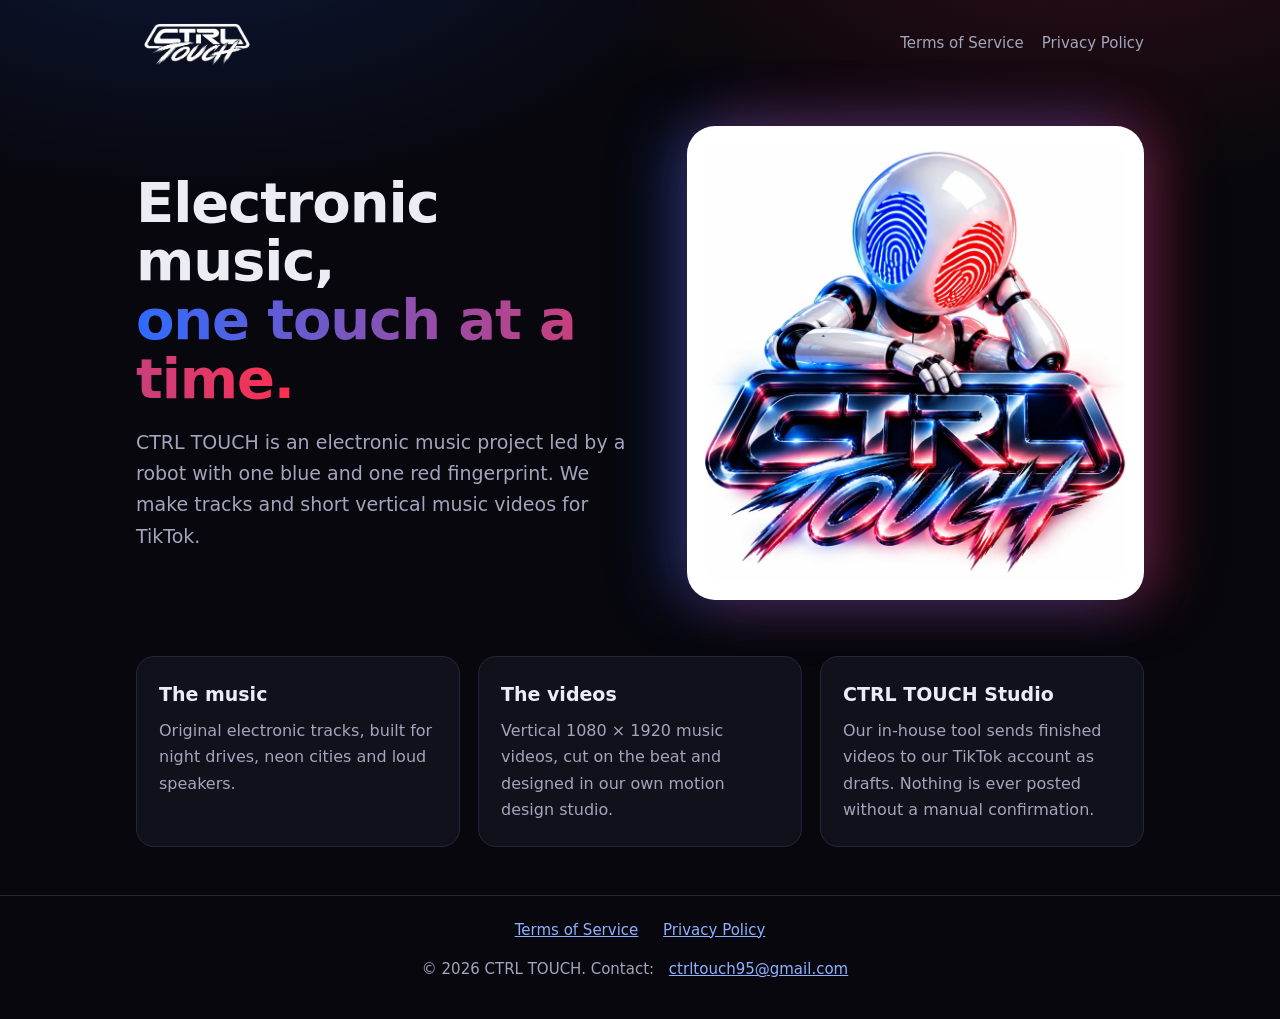
<file: index.html>
<!doctype html>
<html lang="en">
<head>
  <meta charset="utf-8">
  <meta name="viewport" content="width=device-width, initial-scale=1">
  <title>CTRL TOUCH</title>
  <meta name="description" content="CTRL TOUCH: electronic music and music videos by the robot with the blue and red fingerprints.">
  <link rel="icon" href="images/favicon.png">
  <link rel="stylesheet" href="style.css">
</head>
<body>
  <header class="entete">
    <a href="index.html"><img src="images/logo.webp" alt="CTRL TOUCH"></a>
    <nav>
      <a href="terms.html">Terms of Service</a>
      <a href="privacy.html">Privacy Policy</a>
    </nav>
  </header>

  <main>
    <section class="accueil">
      <div>
        <h1>Electronic music,<br><span>one touch at a time.</span></h1>
        <p>CTRL TOUCH is an electronic music project led by a robot with one blue and one red fingerprint. We make tracks and short vertical music videos for TikTok.</p>
      </div>
      <div class="robot">
        <img src="images/robot.webp" alt="The CTRL TOUCH robot leaning on the CTRL TOUCH logo" width="900" height="935">
      </div>
    </section>

    <section class="cartes">
      <article class="carte">
        <h2>The music</h2>
        <p>Original electronic tracks, built for night drives, neon cities and loud speakers.</p>
      </article>
      <article class="carte">
        <h2>The videos</h2>
        <p>Vertical 1080 × 1920 music videos, cut on the beat and designed in our own motion design studio.</p>
      </article>
      <article class="carte">
        <h2>CTRL TOUCH Studio</h2>
        <p>Our in-house tool sends finished videos to our TikTok account as drafts. Nothing is ever posted without a manual confirmation.</p>
      </article>
    </section>
  </main>

  <footer class="pied">
    <a href="terms.html">Terms of Service</a>
    <a href="privacy.html">Privacy Policy</a>
    <p>© 2026 CTRL TOUCH. Contact: <a href="mailto:ctrltouch95@gmail.com">ctrltouch95@gmail.com</a></p>
  </footer>
</body>
</html>
</file>
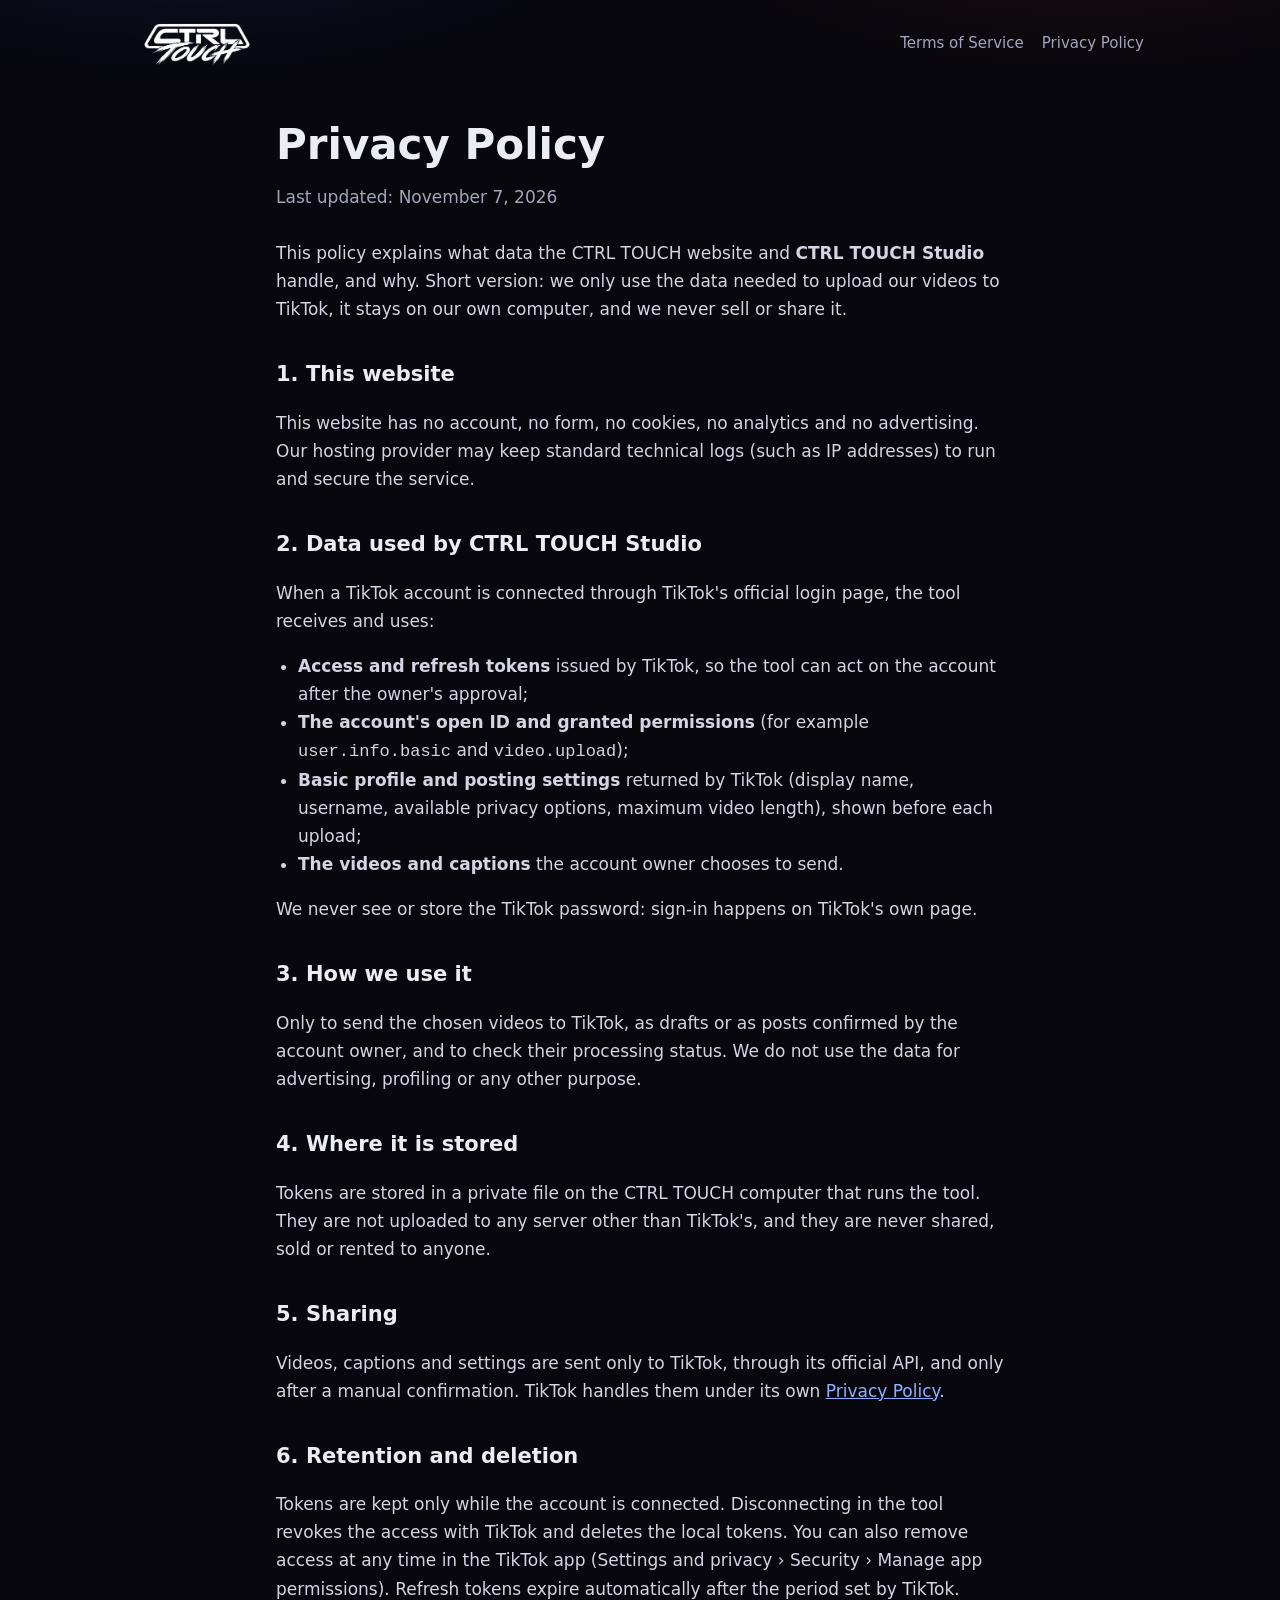
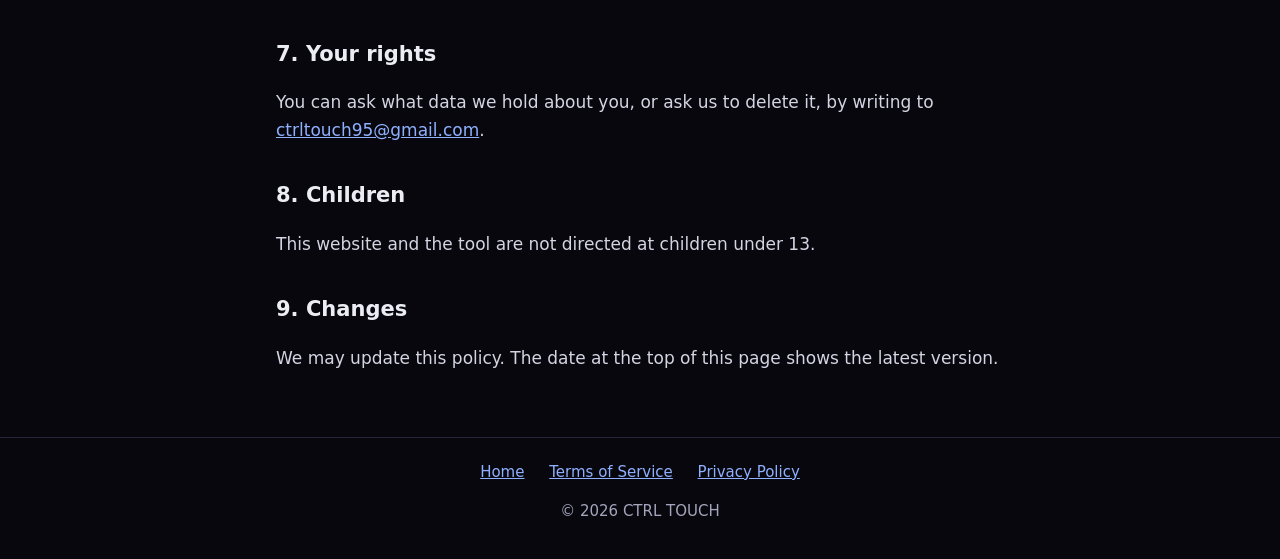
<file: privacy.html>
<!doctype html>
<html lang="en">
<head>
  <meta charset="utf-8">
  <meta name="viewport" content="width=device-width, initial-scale=1">
  <title>Privacy Policy</title>
  <meta name="description" content="Privacy Policy for the CTRL TOUCH website and CTRL TOUCH Studio.">
  <link rel="icon" href="images/favicon.png">
  <link rel="stylesheet" href="style.css">
</head>
<body>
  <header class="entete">
    <a href="index.html"><img src="images/logo.webp" alt="CTRL TOUCH"></a>
    <nav>
      <a href="terms.html">Terms of Service</a>
      <a href="privacy.html">Privacy Policy</a>
    </nav>
  </header>

  <main class="texte">
    <h1>Privacy Policy</h1>
    <p class="date">Last updated: November 7, 2026</p>

    <p>This policy explains what data the CTRL TOUCH website and <strong>CTRL TOUCH Studio</strong> handle, and why. Short version: we only use the data needed to upload our videos to TikTok, it stays on our own computer, and we never sell or share it.</p>

    <h2>1. This website</h2>
    <p>This website has no account, no form, no cookies, no analytics and no advertising. Our hosting provider may keep standard technical logs (such as IP addresses) to run and secure the service.</p>

    <h2>2. Data used by CTRL TOUCH Studio</h2>
    <p>When a TikTok account is connected through TikTok's official login page, the tool receives and uses:</p>
    <ul>
      <li><strong>Access and refresh tokens</strong> issued by TikTok, so the tool can act on the account after the owner's approval;</li>
      <li><strong>The account's open ID and granted permissions</strong> (for example <code>user.info.basic</code> and <code>video.upload</code>);</li>
      <li><strong>Basic profile and posting settings</strong> returned by TikTok (display name, username, available privacy options, maximum video length), shown before each upload;</li>
      <li><strong>The videos and captions</strong> the account owner chooses to send.</li>
    </ul>
    <p>We never see or store the TikTok password: sign-in happens on TikTok's own page.</p>

    <h2>3. How we use it</h2>
    <p>Only to send the chosen videos to TikTok, as drafts or as posts confirmed by the account owner, and to check their processing status. We do not use the data for advertising, profiling or any other purpose.</p>

    <h2>4. Where it is stored</h2>
    <p>Tokens are stored in a private file on the CTRL TOUCH computer that runs the tool. They are not uploaded to any server other than TikTok's, and they are never shared, sold or rented to anyone.</p>

    <h2>5. Sharing</h2>
    <p>Videos, captions and settings are sent only to TikTok, through its official API, and only after a manual confirmation. TikTok handles them under its own <a href="https://www.tiktok.com/legal/privacy-policy">Privacy Policy</a>.</p>

    <h2>6. Retention and deletion</h2>
    <p>Tokens are kept only while the account is connected. Disconnecting in the tool revokes the access with TikTok and deletes the local tokens. You can also remove access at any time in the TikTok app (Settings and privacy › Security › Manage app permissions). Refresh tokens expire automatically after the period set by TikTok.</p>

    <h2>7. Your rights</h2>
    <p>You can ask what data we hold about you, or ask us to delete it, by writing to <a href="mailto:ctrltouch95@gmail.com">ctrltouch95@gmail.com</a>.</p>

    <h2>8. Children</h2>
    <p>This website and the tool are not directed at children under 13.</p>

    <h2>9. Changes</h2>
    <p>We may update this policy. The date at the top of this page shows the latest version.</p>
  </main>

  <footer class="pied">
    <a href="index.html">Home</a>
    <a href="terms.html">Terms of Service</a>
    <a href="privacy.html">Privacy Policy</a>
    <p>© 2026 CTRL TOUCH</p>
  </footer>
</body>
</html>
</file>
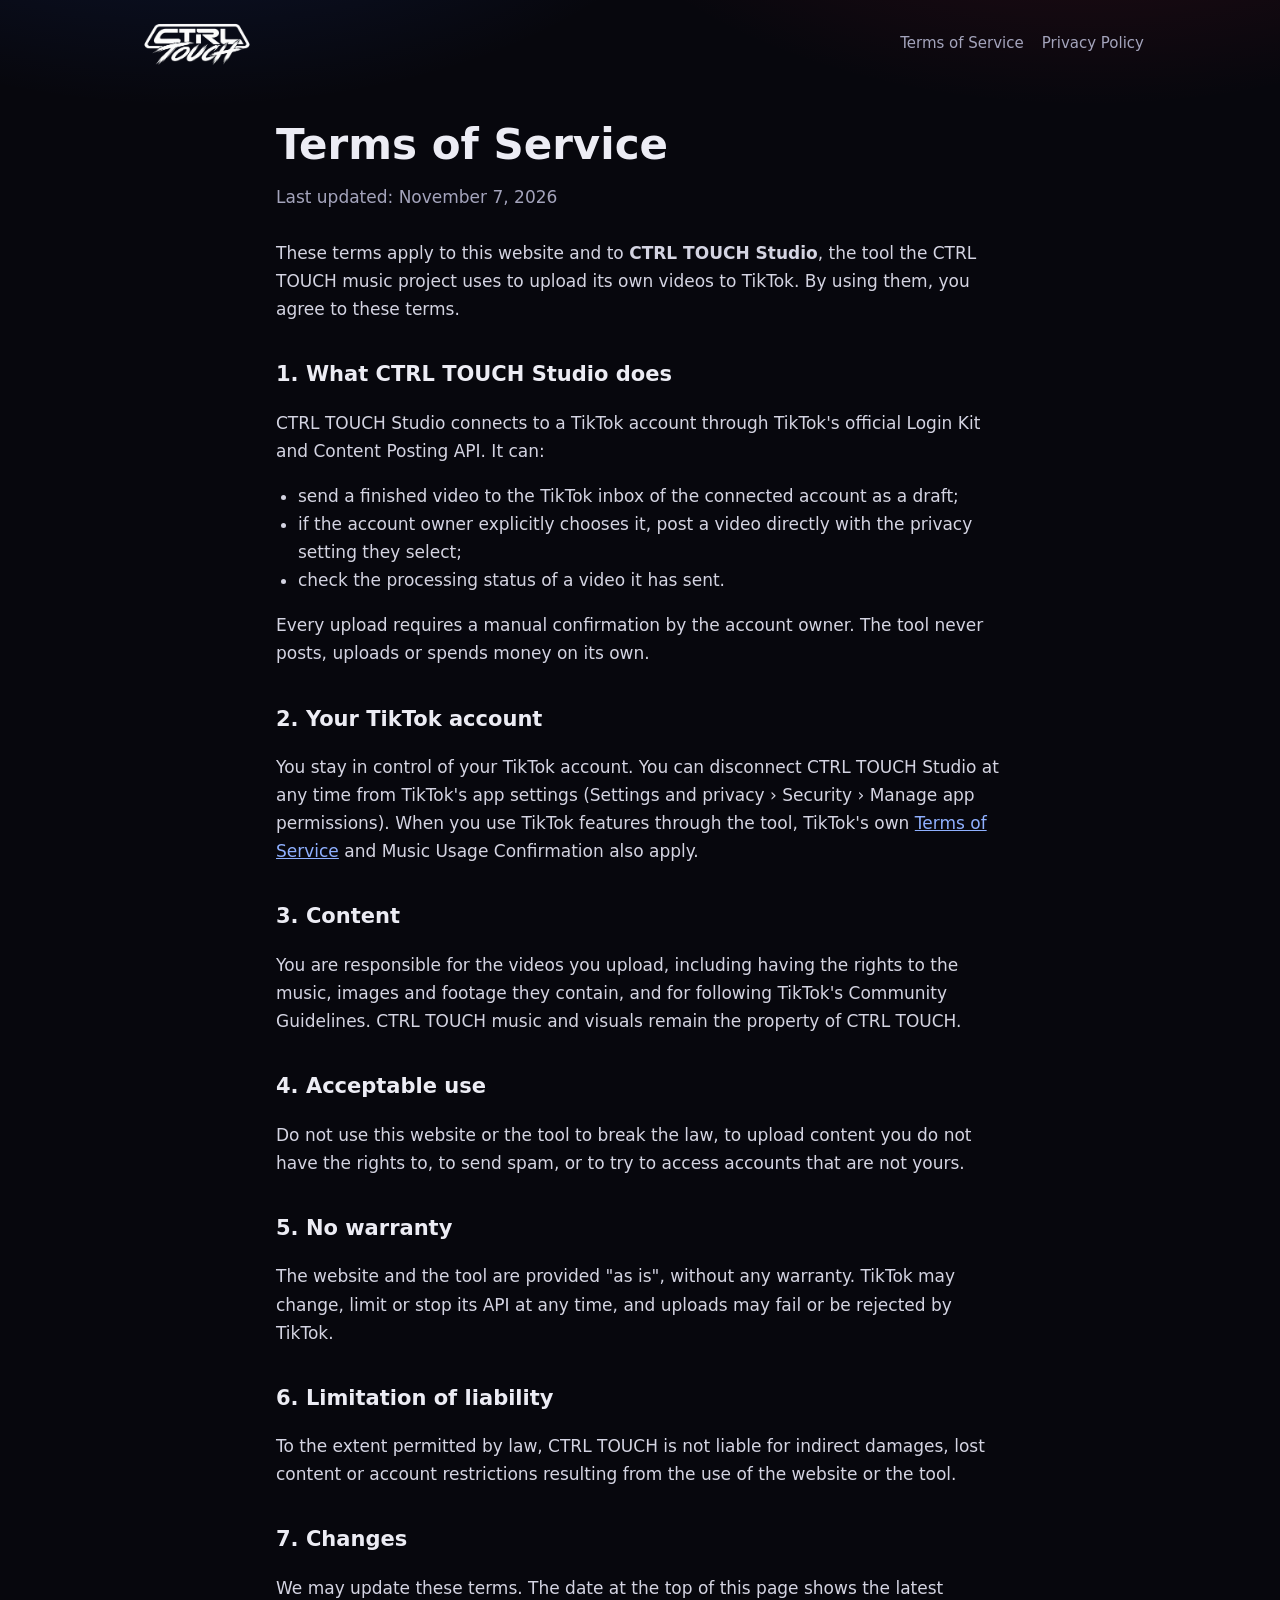
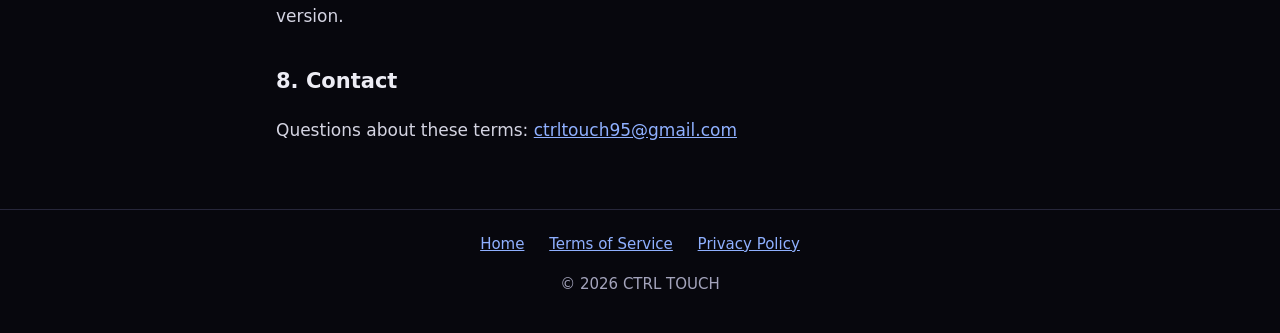
<file: terms.html>
<!doctype html>
<html lang="en">
<head>
  <meta charset="utf-8">
  <meta name="viewport" content="width=device-width, initial-scale=1">
  <title>Terms of Service</title>
  <meta name="description" content="Terms of Service for the CTRL TOUCH website and CTRL TOUCH Studio.">
  <link rel="icon" href="images/favicon.png">
  <link rel="stylesheet" href="style.css">
</head>
<body>
  <header class="entete">
    <a href="index.html"><img src="images/logo.webp" alt="CTRL TOUCH"></a>
    <nav>
      <a href="terms.html">Terms of Service</a>
      <a href="privacy.html">Privacy Policy</a>
    </nav>
  </header>

  <main class="texte">
    <h1>Terms of Service</h1>
    <p class="date">Last updated: November 7, 2026</p>

    <p>These terms apply to this website and to <strong>CTRL TOUCH Studio</strong>, the tool the CTRL TOUCH music project uses to upload its own videos to TikTok. By using them, you agree to these terms.</p>

    <h2>1. What CTRL TOUCH Studio does</h2>
    <p>CTRL TOUCH Studio connects to a TikTok account through TikTok's official Login Kit and Content Posting API. It can:</p>
    <ul>
      <li>send a finished video to the TikTok inbox of the connected account as a draft;</li>
      <li>if the account owner explicitly chooses it, post a video directly with the privacy setting they select;</li>
      <li>check the processing status of a video it has sent.</li>
    </ul>
    <p>Every upload requires a manual confirmation by the account owner. The tool never posts, uploads or spends money on its own.</p>

    <h2>2. Your TikTok account</h2>
    <p>You stay in control of your TikTok account. You can disconnect CTRL TOUCH Studio at any time from TikTok's app settings (Settings and privacy › Security › Manage app permissions). When you use TikTok features through the tool, TikTok's own <a href="https://www.tiktok.com/legal/terms-of-service">Terms of Service</a> and Music Usage Confirmation also apply.</p>

    <h2>3. Content</h2>
    <p>You are responsible for the videos you upload, including having the rights to the music, images and footage they contain, and for following TikTok's Community Guidelines. CTRL TOUCH music and visuals remain the property of CTRL TOUCH.</p>

    <h2>4. Acceptable use</h2>
    <p>Do not use this website or the tool to break the law, to upload content you do not have the rights to, to send spam, or to try to access accounts that are not yours.</p>

    <h2>5. No warranty</h2>
    <p>The website and the tool are provided "as is", without any warranty. TikTok may change, limit or stop its API at any time, and uploads may fail or be rejected by TikTok.</p>

    <h2>6. Limitation of liability</h2>
    <p>To the extent permitted by law, CTRL TOUCH is not liable for indirect damages, lost content or account restrictions resulting from the use of the website or the tool.</p>

    <h2>7. Changes</h2>
    <p>We may update these terms. The date at the top of this page shows the latest version.</p>

    <h2>8. Contact</h2>
    <p>Questions about these terms: <a href="mailto:ctrltouch95@gmail.com">ctrltouch95@gmail.com</a></p>
  </main>

  <footer class="pied">
    <a href="index.html">Home</a>
    <a href="terms.html">Terms of Service</a>
    <a href="privacy.html">Privacy Policy</a>
    <p>© 2026 CTRL TOUCH</p>
  </footer>
</body>
</html>
</file>
<file: style.css>
:root {
  --fond: #07070d;
  --carte: #11111c;
  --bord: #26263a;
  --texte: #ececf4;
  --doux: #a4a4bc;
  --bleu: #2f6bff;
  --rouge: #ff2f4e;
  color-scheme: dark;
}

* { box-sizing: border-box; }

html, body { margin: 0; }

body {
  background:
    radial-gradient(900px 500px at 15% -10%, rgba(47, 107, 255, .18), transparent 60%),
    radial-gradient(900px 500px at 85% -10%, rgba(255, 47, 78, .16), transparent 60%),
    var(--fond);
  color: var(--texte);
  font: 17px/1.65 system-ui, -apple-system, "Segoe UI", Roboto, sans-serif;
  min-height: 100vh;
  display: flex;
  flex-direction: column;
}

a { color: #8fb0ff; }
a:hover { color: #fff; }

.entete {
  display: flex;
  align-items: center;
  justify-content: space-between;
  gap: 16px;
  max-width: 1040px;
  width: 100%;
  margin: 0 auto;
  padding: 20px 16px;
}
.entete img { height: 46px; width: auto; display: block; }
.entete nav { display: flex; gap: 18px; flex-wrap: wrap; font-size: 15px; }
.entete nav a { color: var(--doux); text-decoration: none; }
.entete nav a:hover { color: #fff; }

main { flex: 1; width: 100%; max-width: 1040px; margin: 0 auto; padding: 8px 16px 48px; }

.accueil {
  display: grid;
  grid-template-columns: 1.1fr 1fr;
  gap: 48px;
  align-items: center;
  padding: 32px 0 56px;
}
.accueil h1 {
  font-size: clamp(34px, 6vw, 56px);
  line-height: 1.05;
  margin: 0 0 18px;
  letter-spacing: -.02em;
}
.accueil h1 span {
  background: linear-gradient(90deg, var(--bleu), var(--rouge));
  -webkit-background-clip: text;
  background-clip: text;
  color: transparent;
}
.accueil p { color: var(--doux); font-size: 19px; margin: 0; max-width: 34em; }
.robot {
  background: #fff;
  border-radius: 28px;
  padding: 18px;
  box-shadow: -18px 0 60px rgba(47, 107, 255, .35), 18px 0 60px rgba(255, 47, 78, .35);
}
.robot img { width: 100%; height: auto; display: block; border-radius: 16px; }

.cartes { display: grid; grid-template-columns: repeat(3, 1fr); gap: 18px; }
.carte {
  background: var(--carte);
  border: 1px solid var(--bord);
  border-radius: 18px;
  padding: 22px;
}
.carte h2 { font-size: 19px; margin: 0 0 8px; }
.carte p { margin: 0; color: var(--doux); font-size: 16px; }

.texte { max-width: 760px; }
.texte h1 { font-size: clamp(30px, 5vw, 42px); margin: 16px 0 4px; }
.texte .date { color: var(--doux); margin: 0 0 28px; }
.texte h2 { font-size: 21px; margin: 34px 0 8px; }
.texte p, .texte li { color: #d4d4e2; }
.texte ul { padding-left: 22px; }

.pied {
  border-top: 1px solid var(--bord);
  padding: 22px 16px;
  text-align: center;
  color: var(--doux);
  font-size: 15px;
}
.pied a { margin: 0 10px; }

@media (max-width: 760px) {
  .accueil { grid-template-columns: 1fr; gap: 28px; padding-top: 12px; }
  .cartes { grid-template-columns: 1fr; }
  .entete img { height: 36px; }
}
</file>
